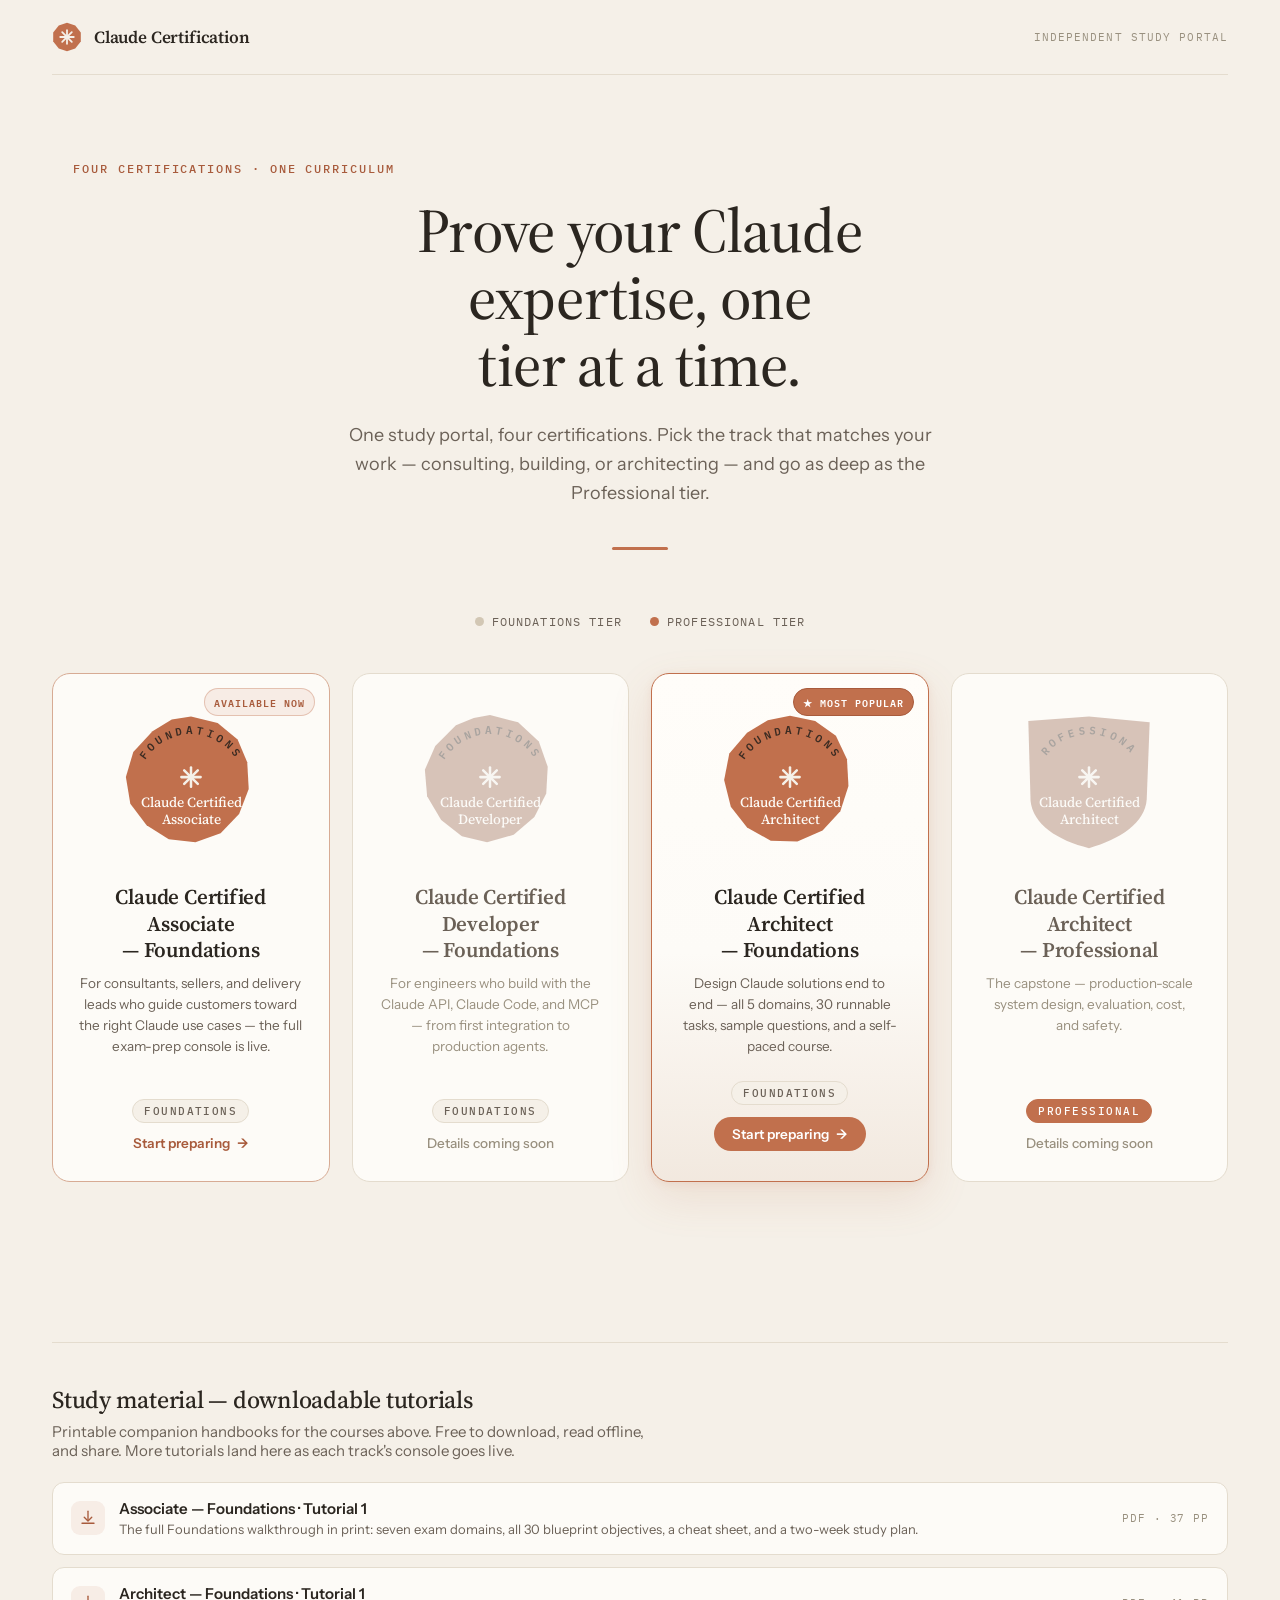
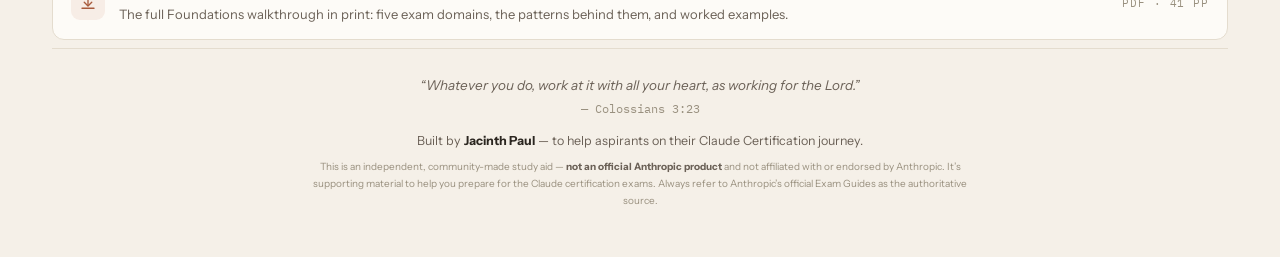
<file: ui/hub/index.html>
<!DOCTYPE html>
<html lang="en">
<head>
<meta charset="UTF-8" />
<meta name="viewport" content="width=device-width, initial-scale=1.0" />
<title>Claude Certification Hub — Free Exam Prep Consoles</title>
<meta name="description" content="One study portal, four Claude certifications. Free, community-built exam-prep consoles for the Claude Certified Associate, Developer, and Architect tracks." />
<!-- Open Graph / WhatsApp / social link previews -->
<meta property="og:type" content="website" />
<meta property="og:title" content="Claude Certification Hub — Free Exam Prep Consoles" />
<meta property="og:description" content="One study portal, four Claude certifications. Free exam-prep consoles for the Associate, Developer, and Architect tracks — pick yours and start preparing." />
<meta property="og:url" content="https://jacinthpaul.github.io/Claude-Certified-Architect/" />
<meta property="og:site_name" content="Claude Certification Hub" />
<meta name="twitter:card" content="summary" />
<meta name="twitter:title" content="Claude Certification Hub — Free Exam Prep Consoles" />
<meta name="twitter:description" content="One study portal, four Claude certifications. Free exam-prep consoles for the Associate, Developer, and Architect tracks." />
<link rel="icon" href="data:image/svg+xml,%3Csvg xmlns='http://www.w3.org/2000/svg' viewBox='0 0 40 40'%3E%3Cpolygon points='20,1 31,4.8 38.4,14 38.4,26 31,35.2 20,39 9,35.2 1.6,26 1.6,14 9,4.8' fill='%23C1704D'/%3E%3Cg stroke='%23F5F0E8' stroke-width='2.4' stroke-linecap='round'%3E%3Cline x1='20' y1='11' x2='20' y2='29'/%3E%3Cline x1='11' y1='20' x2='29' y2='20'/%3E%3Cline x1='13.6' y1='13.6' x2='26.4' y2='26.4'/%3E%3Cline x1='26.4' y1='13.6' x2='13.6' y2='26.4'/%3E%3C/g%3E%3C/svg%3E" />
<style>
@import url('https://fonts.googleapis.com/css2?family=Source+Serif+4:opsz,wght@8..60,400;8..60,500;8..60,600&family=Instrument+Sans:wght@400;500;600&family=IBM+Plex+Mono:wght@400;500;600&display=swap');

:root {
  --clay: #C1704D;
  --clay-deep: #A85B3C;
  --clay-soft: rgba(193, 112, 77, 0.10);
  --cream: #F5F0E8;
  --cream-card: #FDFBF7;
  --ink: #2B2620;
  --ink-soft: #6B6157;
  --ink-faint: #99907F;
  --line: #E4DCCE;
  --line-strong: #D2C7B4;
  --serif: 'Source Serif 4', Georgia, serif;
  --sans: 'Instrument Sans', system-ui, sans-serif;
  --mono: 'IBM Plex Mono', ui-monospace, monospace;
}

* { box-sizing: border-box; }
body {
  margin: 0;
  background: var(--cream);
  color: var(--ink);
  font-family: var(--sans);
  -webkit-font-smoothing: antialiased;
  text-rendering: optimizeLegibility;
}
::selection { background: rgba(193,112,77,0.22); }
a { color: var(--clay-deep); }
a:hover { color: var(--clay); }

.wrap { max-width: 1240px; margin: 0 auto; padding: 0 32px; }

/* ---------- top bar ---------- */
.topbar {
  display: flex; align-items: center; justify-content: space-between;
  padding: 22px 0;
  border-bottom: 1px solid var(--line);
}
.brand { display: flex; align-items: center; gap: 12px; text-decoration: none; color: var(--ink); }
.brand-seal { width: 30px; height: 30px; display: block; }
.brand b { font-family: var(--serif); font-size: 17px; font-weight: 600; letter-spacing: -0.01em; }
.top-note { font-family: var(--mono); font-size: 11px; letter-spacing: 0.1em; text-transform: uppercase; color: var(--ink-faint); }

/* ---------- hero ---------- */
.hero { padding: 84px 0 64px; text-align: center; }
.hero .eyebrow {
  font-family: var(--mono); font-size: 12px; font-weight: 500;
  letter-spacing: 0.16em; text-transform: uppercase; color: var(--clay-deep);
  margin: 0 0 20px;
}
.hero h1 {
  font-family: var(--serif); font-weight: 500;
  font-size: clamp(38px, 5.2vw, 62px);
  line-height: 1.08; letter-spacing: -0.015em;
  margin: 0 auto; max-width: 17ch;
  text-wrap: balance;
}
.hero p {
  font-size: 18px; line-height: 1.6; color: var(--ink-soft);
  max-width: 52ch; margin: 22px auto 0; text-wrap: pretty;
}
.hero-rule {
  width: 56px; height: 3px; background: var(--clay); border: none;
  margin: 40px auto 0; border-radius: 2px;
}

/* ---------- tier legend ---------- */
.legend {
  display: flex; justify-content: center; gap: 28px;
  padding: 0 0 44px; flex-wrap: wrap;
}
.legend span {
  display: inline-flex; align-items: center; gap: 8px;
  font-family: var(--mono); font-size: 11.5px; letter-spacing: 0.1em;
  text-transform: uppercase; color: var(--ink-soft);
}
.legend i { width: 9px; height: 9px; border-radius: 50%; display: inline-block; }
.legend .t-found i { background: var(--line-strong); }
.legend .t-pro i { background: var(--clay); }

/* ---------- grid ---------- */
.grid {
  display: grid; grid-template-columns: repeat(4, 1fr); gap: 22px;
  padding-bottom: 96px;
}

.cert {
  position: relative;
  display: flex; flex-direction: column; align-items: center; text-align: center;
  gap: 0;
  background: var(--cream-card);
  border: 1px solid var(--line);
  border-radius: 18px;
  padding: 38px 26px 30px;
  text-decoration: none; color: var(--ink);
  transition: transform .18s ease, box-shadow .18s ease, border-color .18s ease;
  cursor: pointer;
}
.cert:hover, .cert:focus-visible {
  transform: translateY(-4px);
  border-color: var(--line-strong);
  box-shadow: 0 2px 6px rgba(43,38,32,0.05), 0 18px 40px rgba(43,38,32,0.09);
}
.cert:focus-visible { outline: 2px solid var(--clay); outline-offset: 3px; }

.cert .seal { width: 148px; height: 148px; display: block; transition: transform .25s ease; }
.cert:hover .seal, .cert:focus-visible .seal { transform: rotate(-3deg) scale(1.03); }

.cert h2 {
  font-family: var(--serif); font-size: 21px; font-weight: 600;
  letter-spacing: -0.01em; line-height: 1.25; margin: 24px 0 0;
  text-wrap: balance;
}
.cert .desc {
  font-size: 13.5px; line-height: 1.55; color: var(--ink-soft);
  margin: 10px 0 0; text-wrap: pretty;
}
.cert .foot {
  margin-top: auto; padding-top: 24px;
  display: flex; flex-direction: column; align-items: center; gap: 12px; width: 100%;
}
.tier {
  font-family: var(--mono); font-size: 10.5px; font-weight: 500;
  letter-spacing: 0.14em; text-transform: uppercase;
  padding: 4px 11px; border-radius: 999px;
  border: 1px solid var(--line); color: var(--ink-soft); background: var(--cream);
}
.tier.pro {
  color: #fff; background: var(--clay); border-color: var(--clay);
}
.cta {
  display: inline-flex; align-items: center; gap: 7px;
  font-size: 13.5px; font-weight: 600;
}
.cta .arr { transition: transform .18s ease; }

/* active card */
.cert.active { border-color: color-mix(in oklab, var(--clay) 45%, var(--line)); }
.cert.active .cta { color: var(--clay-deep); }
.cert.active:hover .cta .arr, .cert.active:focus-visible .cta .arr { transform: translateX(3px); }
.cert.active::before {
  content: "Available now";
  position: absolute; top: 14px; right: 14px;
  font-family: var(--mono); font-size: 10px; font-weight: 600;
  letter-spacing: 0.1em; text-transform: uppercase;
  color: var(--clay-deep); background: var(--clay-soft);
  border: 1px solid color-mix(in oklab, var(--clay) 35%, transparent);
  border-radius: 999px; padding: 4px 9px;
}

/* featured card — the most sought-after cert */
.cert.featured {
  border: 1.5px solid var(--clay);
  background: linear-gradient(180deg, #FFFDF9 0%, var(--cream-card) 55%, rgba(193,112,77,0.06) 100%);
  box-shadow: 0 2px 8px rgba(193,112,77,0.10), 0 16px 44px rgba(193,112,77,0.14);
}
.cert.featured::before {
  content: "★ Most popular";
  color: #fff; background: var(--clay);
  border-color: var(--clay-deep);
}
.cert.featured:hover, .cert.featured:focus-visible {
  transform: translateY(-6px);
  border-color: var(--clay-deep);
  box-shadow: 0 4px 12px rgba(193,112,77,0.14), 0 24px 56px rgba(193,112,77,0.20);
}
.cert.featured .cta {
  color: #fff; background: var(--clay);
  padding: 9px 18px; border-radius: 999px;
  transition: background .15s ease;
}
.cert.featured:hover .cta, .cert.featured:focus-visible .cta { background: var(--clay-deep); }
.cert.featured .cta .arr { transition: transform .18s ease; }

/* soon cards */
.cert.soon .seal { opacity: 0.42; filter: saturate(0.55); }
.cert.soon h2 { color: var(--ink-soft); }
.cert.soon .desc { color: var(--ink-faint); }
.cert.soon .cta { color: var(--ink-faint); font-weight: 500; }
.cert.soon:hover .seal, .cert.soon:focus-visible .seal { opacity: 0.62; filter: saturate(0.8); }

/* ---------- footer ---------- */
.foot-note {
  border-top: 1px solid var(--line);
  padding: 26px 0 48px;
  text-align: center;
}
.foot-verse {
  font-size: 13.5px;
  font-style: italic;
  color: var(--ink-soft);
  line-height: 1.6;
  margin: 0 0 14px;
}
.foot-verse-ref {
  display: block;
  margin-top: 4px;
  font-family: var(--mono);
  font-style: normal;
  font-size: 11.5px;
  color: var(--ink-faint);
}
.foot-built {
  font-size: 12.5px;
  color: var(--ink-soft);
  margin: 0 0 10px;
}
.foot-built b { color: var(--ink); }
.foot-disclaimer {
  font-size: 10px;
  line-height: 1.7;
  color: var(--ink-faint);
  margin: 0 auto;
  max-width: 680px;
}
.foot-disclaimer b { color: var(--ink-soft); }

/* ---------- responsive ---------- */
@media (max-width: 1100px) { .grid { grid-template-columns: repeat(2, 1fr); } }
@media (max-width: 620px) {
  .grid { grid-template-columns: 1fr; }
  .hero { padding: 56px 0 44px; }
  .wrap { padding: 0 20px; }
}
/* ---------- study material downloads ---------- */
.downloads { margin: 64px 0 8px; padding-top: 40px; border-top: 1px solid var(--line); }
.downloads h3 {
  font-family: var(--serif); font-weight: 500; font-size: 24px;
  letter-spacing: -0.01em; margin: 0 0 6px;
}
.downloads .dl-lede { font-size: 15px; color: var(--ink-soft); margin: 0 0 22px; max-width: 62ch; }
.dl-list { list-style: none; margin: 0; padding: 0; display: grid; gap: 12px; }
.dl-item {
  display: flex; align-items: center; gap: 14px;
  padding: 16px 18px; text-decoration: none; color: var(--ink);
  background: var(--cream-card); border: 1px solid var(--line);
  border-radius: 12px; transition: border-color .16s ease, transform .16s ease;
}
.dl-item:hover, .dl-item:focus-visible { border-color: var(--line-strong); transform: translateY(-1px); color: var(--ink); }
.dl-ic { width: 34px; height: 34px; flex: none; border-radius: 9px; display: grid; place-items: center; background: var(--clay-soft); color: var(--clay-deep); }
.dl-txt { flex: 1; min-width: 0; }
.dl-txt b { display: block; font-size: 15px; font-weight: 600; }
.dl-txt span { font-size: 13px; color: var(--ink-soft); }
.dl-meta { font-family: var(--mono); font-size: 11px; letter-spacing: 0.08em; text-transform: uppercase; color: var(--ink-faint); white-space: nowrap; }
@media (max-width: 640px) { .dl-meta { display: none; } }

@media (prefers-reduced-motion: reduce) {
  .cert, .cert .seal, .cta .arr, .dl-item { transition: none; }
  .dl-item:hover { transform: none; }
}
</style>
</head>
<body>

<div class="wrap">
  <header class="topbar">
    <a class="brand" href="./">
      <svg class="brand-seal" viewBox="0 0 40 40" aria-hidden="true">
        <polygon points="20,1 31,4.8 38.4,14 38.4,26 31,35.2 20,39 9,35.2 1.6,26 1.6,14 9,4.8" fill="#C1704D"></polygon>
        <g stroke="#F5F0E8" stroke-width="2.4" stroke-linecap="round">
          <line x1="20" y1="11" x2="20" y2="29"></line>
          <line x1="11" y1="20" x2="29" y2="20"></line>
          <line x1="13.6" y1="13.6" x2="26.4" y2="26.4"></line>
          <line x1="26.4" y1="13.6" x2="13.6" y2="26.4"></line>
        </g>
      </svg>
      <b>Claude Certification</b>
    </a>
    <span class="top-note">Independent study portal</span>
  </header>

  <section class="hero">
    <p class="eyebrow">Four certifications · One curriculum</p>
    <h1>Prove your Claude expertise, one tier at a time.</h1>
    <p>One study portal, four certifications. Pick the track that matches your work — consulting, building, or architecting — and go as deep as the Professional tier.</p>
    <hr class="hero-rule" />
  </section>

  <nav class="legend" aria-label="Tiers">
    <span class="t-found"><i></i>Foundations tier</span>
    <span class="t-pro"><i></i>Professional tier</span>
  </nav>

  <main class="grid">

    <!-- Associate – Foundations (active) -->
    <a class="cert active" href="associate-foundations/">
      <svg class="seal" viewBox="0 0 200 200" aria-hidden="true">
        <polygon points="100,6 136,15 163,37 176,68 178,104 165,138 140,164 106,176 70,172 40,153 18,124 12,88 22,54 48,26 74,10" fill="#C1704D"></polygon>
        <defs><path id="arcF0" d="M 40 62 A 72 72 0 0 1 160 62"></path></defs>
        <text font-family="'IBM Plex Mono', monospace" font-size="14.5" font-weight="600" letter-spacing="4" fill="#3B2B22">
          <textPath href="#arcF0" startOffset="50%" text-anchor="middle">FOUNDATIONS</textPath>
        </text>
        <g stroke="#F5F0E8" stroke-width="3.4" stroke-linecap="round" transform="translate(100,88)">
          <line x1="0" y1="-13" x2="0" y2="13"></line><line x1="-13" y1="0" x2="13" y2="0"></line>
          <line x1="-9.2" y1="-9.2" x2="9.2" y2="9.2"></line><line x1="9.2" y1="-9.2" x2="-9.2" y2="9.2"></line>
        </g>
        <text x="100" y="128" text-anchor="middle" font-family="'Source Serif 4', Georgia, serif" font-size="19" font-weight="500" fill="#FDFBF7">Claude Certified</text>
        <text x="100" y="151" text-anchor="middle" font-family="'Source Serif 4', Georgia, serif" font-size="19" font-weight="500" fill="#FDFBF7">Associate</text>
      </svg>
      <h2>Claude Certified Associate — Foundations</h2>
      <p class="desc">For consultants, sellers, and delivery leads who guide customers toward the right Claude use cases — the full exam-prep console is live.</p>
      <div class="foot">
        <span class="tier">Foundations</span>
        <span class="cta">Start preparing <span class="arr">→</span></span>
      </div>
    </a>

    <!-- Developer – Foundations -->
    <a class="cert soon" href="#" aria-disabled="true">
      <svg class="seal" viewBox="0 0 200 200" aria-hidden="true">
        <polygon points="100,4 138,14 166,40 178,74 176,110 160,142 132,166 96,176 62,168 34,146 15,114 12,78 26,46 54,18 78,8" fill="#C1704D"></polygon>
        <defs><path id="arcF1" d="M 40 62 A 72 72 0 0 1 160 62"></path></defs>
        <text font-family="'IBM Plex Mono', monospace" font-size="14.5" font-weight="600" letter-spacing="4" fill="#3B2B22">
          <textPath href="#arcF1" startOffset="50%" text-anchor="middle">FOUNDATIONS</textPath>
        </text>
        <g stroke="#F5F0E8" stroke-width="3.4" stroke-linecap="round" transform="translate(100,88)">
          <line x1="0" y1="-13" x2="0" y2="13"></line><line x1="-13" y1="0" x2="13" y2="0"></line>
          <line x1="-9.2" y1="-9.2" x2="9.2" y2="9.2"></line><line x1="9.2" y1="-9.2" x2="-9.2" y2="9.2"></line>
        </g>
        <text x="100" y="128" text-anchor="middle" font-family="'Source Serif 4', Georgia, serif" font-size="19" font-weight="500" fill="#FDFBF7">Claude Certified</text>
        <text x="100" y="151" text-anchor="middle" font-family="'Source Serif 4', Georgia, serif" font-size="19" font-weight="500" fill="#FDFBF7">Developer</text>
      </svg>
      <h2>Claude Certified Developer — Foundations</h2>
      <p class="desc">For engineers who build with the Claude API, Claude Code, and MCP — from first integration to production agents.</p>
      <div class="foot">
        <span class="tier">Foundations</span>
        <span class="cta">Details coming soon</span>
      </div>
    </a>

    <!-- Architect – Foundations (active, featured) -->
    <a class="cert active featured" href="architect-foundations/">
      <svg class="seal" viewBox="0 0 200 200" aria-hidden="true">
        <polygon points="100,5 134,12 162,32 177,64 179,100 168,134 144,160 110,175 74,174 42,156 20,128 11,92 18,56 42,28 70,11" fill="#C1704D"></polygon>
        <defs><path id="arcF2" d="M 40 62 A 72 72 0 0 1 160 62"></path></defs>
        <text font-family="'IBM Plex Mono', monospace" font-size="14.5" font-weight="600" letter-spacing="4" fill="#3B2B22">
          <textPath href="#arcF2" startOffset="50%" text-anchor="middle">FOUNDATIONS</textPath>
        </text>
        <g stroke="#F5F0E8" stroke-width="3.4" stroke-linecap="round" transform="translate(100,88)">
          <line x1="0" y1="-13" x2="0" y2="13"></line><line x1="-13" y1="0" x2="13" y2="0"></line>
          <line x1="-9.2" y1="-9.2" x2="9.2" y2="9.2"></line><line x1="9.2" y1="-9.2" x2="-9.2" y2="9.2"></line>
        </g>
        <text x="100" y="128" text-anchor="middle" font-family="'Source Serif 4', Georgia, serif" font-size="19" font-weight="500" fill="#FDFBF7">Claude Certified</text>
        <text x="100" y="151" text-anchor="middle" font-family="'Source Serif 4', Georgia, serif" font-size="19" font-weight="500" fill="#FDFBF7">Architect</text>
      </svg>
      <h2>Claude Certified Architect — Foundations</h2>
      <p class="desc">Design Claude solutions end to end — all 5 domains, 30 runnable tasks, sample questions, and a self-paced course.</p>
      <div class="foot">
        <span class="tier">Foundations</span>
        <span class="cta">Start preparing <span class="arr">→</span></span>
      </div>
    </a>

    <!-- Architect – Professional -->
    <a class="cert soon" href="#" aria-disabled="true">
      <svg class="seal" viewBox="0 0 200 200" aria-hidden="true">
        <path d="M 18 12 L 100 6 L 182 14 L 178 118 C 176 150 142 172 100 184 C 58 174 24 152 21 120 Z" fill="#C1704D"></path>
        <defs><path id="arcP1" d="M 40 62 A 72 72 0 0 1 160 62"></path></defs>
        <text font-family="'IBM Plex Mono', monospace" font-size="14.5" font-weight="600" letter-spacing="4" fill="#3B2B22">
          <textPath href="#arcP1" startOffset="50%" text-anchor="middle">PROFESSIONAL</textPath>
        </text>
        <g stroke="#F5F0E8" stroke-width="3.4" stroke-linecap="round" transform="translate(100,88)">
          <line x1="0" y1="-13" x2="0" y2="13"></line><line x1="-13" y1="0" x2="13" y2="0"></line>
          <line x1="-9.2" y1="-9.2" x2="9.2" y2="9.2"></line><line x1="9.2" y1="-9.2" x2="-9.2" y2="9.2"></line>
        </g>
        <text x="100" y="128" text-anchor="middle" font-family="'Source Serif 4', Georgia, serif" font-size="19" font-weight="500" fill="#FDFBF7">Claude Certified</text>
        <text x="100" y="151" text-anchor="middle" font-family="'Source Serif 4', Georgia, serif" font-size="19" font-weight="500" fill="#FDFBF7">Architect</text>
      </svg>
      <h2>Claude Certified Architect — Professional</h2>
      <p class="desc">The capstone — production-scale system design, evaluation, cost, and safety.</p>
      <div class="foot">
        <span class="tier pro">Professional</span>
        <span class="cta">Details coming soon</span>
      </div>
    </a>

  </main>

  <section class="downloads" aria-labelledby="dl-h">
    <h3 id="dl-h">Study material — downloadable tutorials</h3>
    <p class="dl-lede">Printable companion handbooks for the courses above. Free to download, read offline, and share. More tutorials land here as each track's console goes live.</p>
    <ul class="dl-list">
      <li>
        <a class="dl-item" href="associate-foundations/tutorials/claude-certified-associate-foundations-tutorial-1.pdf" download>
          <span class="dl-ic" aria-hidden="true">
            <svg width="18" height="18" viewBox="0 0 24 24" fill="none" stroke="currentColor" stroke-width="1.8" stroke-linecap="round" stroke-linejoin="round">
              <path d="M12 3v12"></path><path d="M7 11l5 5 5-5"></path><path d="M4 19h16"></path>
            </svg>
          </span>
          <span class="dl-txt">
            <b>Associate — Foundations · Tutorial 1</b>
            <span>The full Foundations walkthrough in print: seven exam domains, all 30 blueprint objectives, a cheat sheet, and a two-week study plan.</span>
          </span>
          <span class="dl-meta">PDF · 37 pp</span>
        </a>
      </li>
      <li>
        <a class="dl-item" href="architect-foundations/tutorials/claude-certified-architect-foundations-tutorial-1.pdf" download>
          <span class="dl-ic" aria-hidden="true">
            <svg width="18" height="18" viewBox="0 0 24 24" fill="none" stroke="currentColor" stroke-width="1.8" stroke-linecap="round" stroke-linejoin="round">
              <path d="M12 3v12"></path><path d="M7 11l5 5 5-5"></path><path d="M4 19h16"></path>
            </svg>
          </span>
          <span class="dl-txt">
            <b>Architect — Foundations · Tutorial 1</b>
            <span>The full Foundations walkthrough in print: five exam domains, the patterns behind them, and worked examples.</span>
          </span>
          <span class="dl-meta">PDF · 41 pp</span>
        </a>
      </li>
    </ul>
  </section>

  <footer class="foot-note">
    <p class="foot-verse">
      “Whatever you do, work at it with all your heart, as working for the Lord.”
      <span class="foot-verse-ref">— Colossians 3:23</span>
    </p>
    <p class="foot-built">Built by <b>Jacinth Paul</b> — to help aspirants on their Claude Certification journey.</p>
    <p class="foot-disclaimer">
      This is an independent, community-made study aid — <b>not an official Anthropic
      product</b> and not affiliated with or endorsed by Anthropic. It’s supporting
      material to help you prepare for the Claude certification exams.
      Always refer to Anthropic’s official Exam Guides as the authoritative source.
    </p>
  </footer>
</div>

</body>
</html>
</file>
